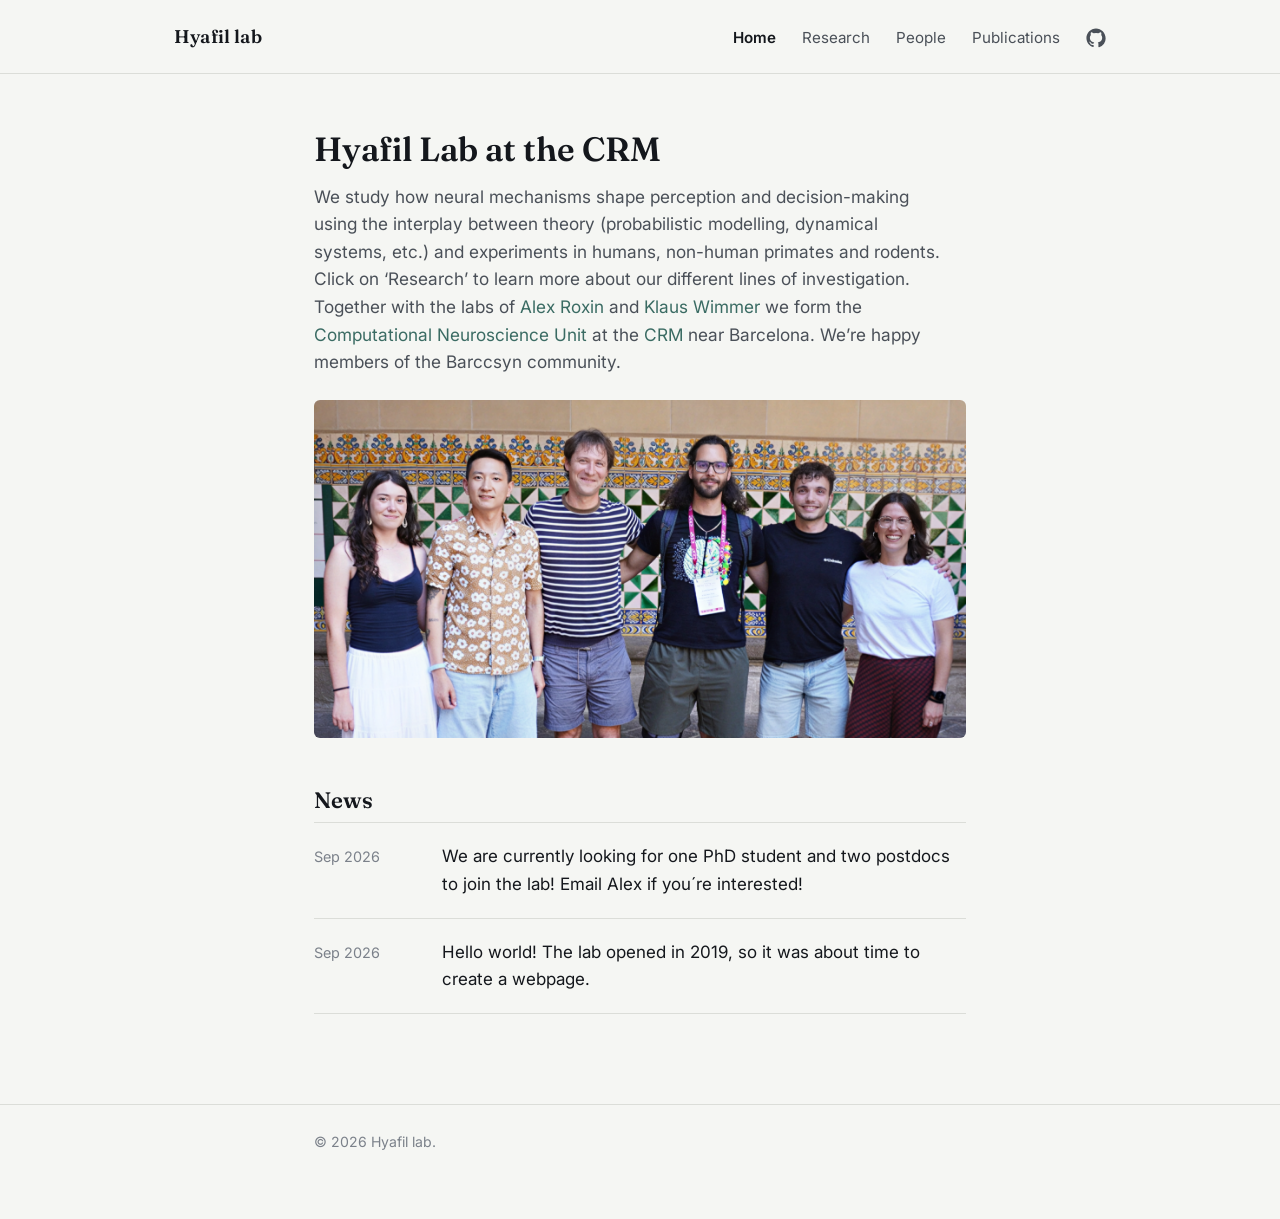
<file: index.html>
<!DOCTYPE html>
<html lang="en">
<head>
<meta charset="UTF-8">
<meta name="viewport" content="width=device-width, initial-scale=1.0">
<title>Hyafil Lab at the CRM</title>
<meta name="description" content="Research on perceptual decision-making, perception, and neural circuit modeling.">
<link rel="preconnect" href="https://fonts.googleapis.com">
<link rel="preconnect" href="https://fonts.gstatic.com" crossorigin>
<link href="https://fonts.googleapis.com/css2?family=Fraunces:opsz,wght@9..144,500;9..144,600&family=Inter:wght@400;500;600&display=swap" rel="stylesheet">
<link rel="stylesheet" href="css/style.css">
</head>
<body>

<header class="site-header">
  <div class="site-header__inner">
    <a class="site-title" href="index.html">Hyafil lab</a>
    <nav class="site-nav" aria-label="Primary">
      <a href="index.html" aria-current="page">Home</a>
      <a href="research.html">Research</a>
      <a href="people.html">People</a>
      <a href="publications.html">Publications</a>
      <a class="site-nav__icon" href="https://github.com/ahyafil" target="_blank" rel="noopener noreferrer" aria-label="GitHub">
        <svg viewBox="0 0 24 24" fill="currentColor"><path d="M12 .5C5.73.5.5 5.73.5 12c0 5.09 3.29 9.4 7.86 10.93.58.1.79-.25.79-.56 0-.27-.01-1.16-.02-2.11-3.2.7-3.88-1.36-3.88-1.36-.52-1.33-1.28-1.68-1.28-1.68-1.04-.72.08-.7.08-.7 1.16.08 1.77 1.19 1.77 1.19 1.03 1.77 2.7 1.26 3.36.96.1-.75.4-1.26.73-1.55-2.56-.29-5.25-1.28-5.25-5.71 0-1.26.45-2.29 1.19-3.1-.12-.29-.52-1.46.11-3.05 0 0 .97-.31 3.18 1.18a11.1 11.1 0 015.8 0c2.2-1.49 3.17-1.18 3.17-1.18.64 1.59.24 2.76.12 3.05.74.81 1.18 1.84 1.18 3.1 0 4.44-2.7 5.42-5.27 5.7.42.36.78 1.07.78 2.15 0 1.55-.01 2.8-.01 3.18 0 .31.21.67.8.56A10.52 10.52 0 0023.5 12C23.5 5.73 18.27.5 12 .5z"/></svg>
      </a>
    </nav>
  </div>
</header>

<main>
  <div class="container">
    <h1>Hyafil Lab at the CRM</h1>
    <p class="lede">We study how neural mechanisms shape perception and decision-making using the interplay between theory (probabilistic modelling, dynamical systems, etc.) and experiments in humans, non-human primates and rodents. Click on ‘Research’ to learn more about our different lines of investigation.
Together with the labs of <a href="https://sites.google.com/site/alexanderroxin">Alex Roxin</a> and <a href="https://sites.google.com/view/wimmerlab">Klaus Wimmer</a>
 we form the <a href="https://www.crm.cat/_neuroscience/">Computational Neuroscience Unit</a> at the <a href=“www.crm.cat”>CRM</a> near Barcelona. We’re happy members of the Barccsyn community.
</p>
     <img src="assets/site/labphoto_Barccsyn2026.png" alt="group picture">
    <h2>News</h2>
    <ul class="news-list">
    <li class="news-item">
      <time datetime="2026-09">Sep 2026</time>
      <p>We are currently looking for one PhD student and two postdocs to join the lab! Email Alex if you´re interested!</p>
    </li>
      <li class="news-item">
        <time datetime="2026-09">Sep 2026</time>
        <p>Hello world! The lab opened in 2019, so it was about time to create a webpage.</p>
      </li>
    </ul>
  </div>
</main>

<footer class="site-footer">
  <div class="container">
    <p>&copy; 2026 Hyafil lab.</p>
  </div>
</footer>

</body>
</html>
</file>
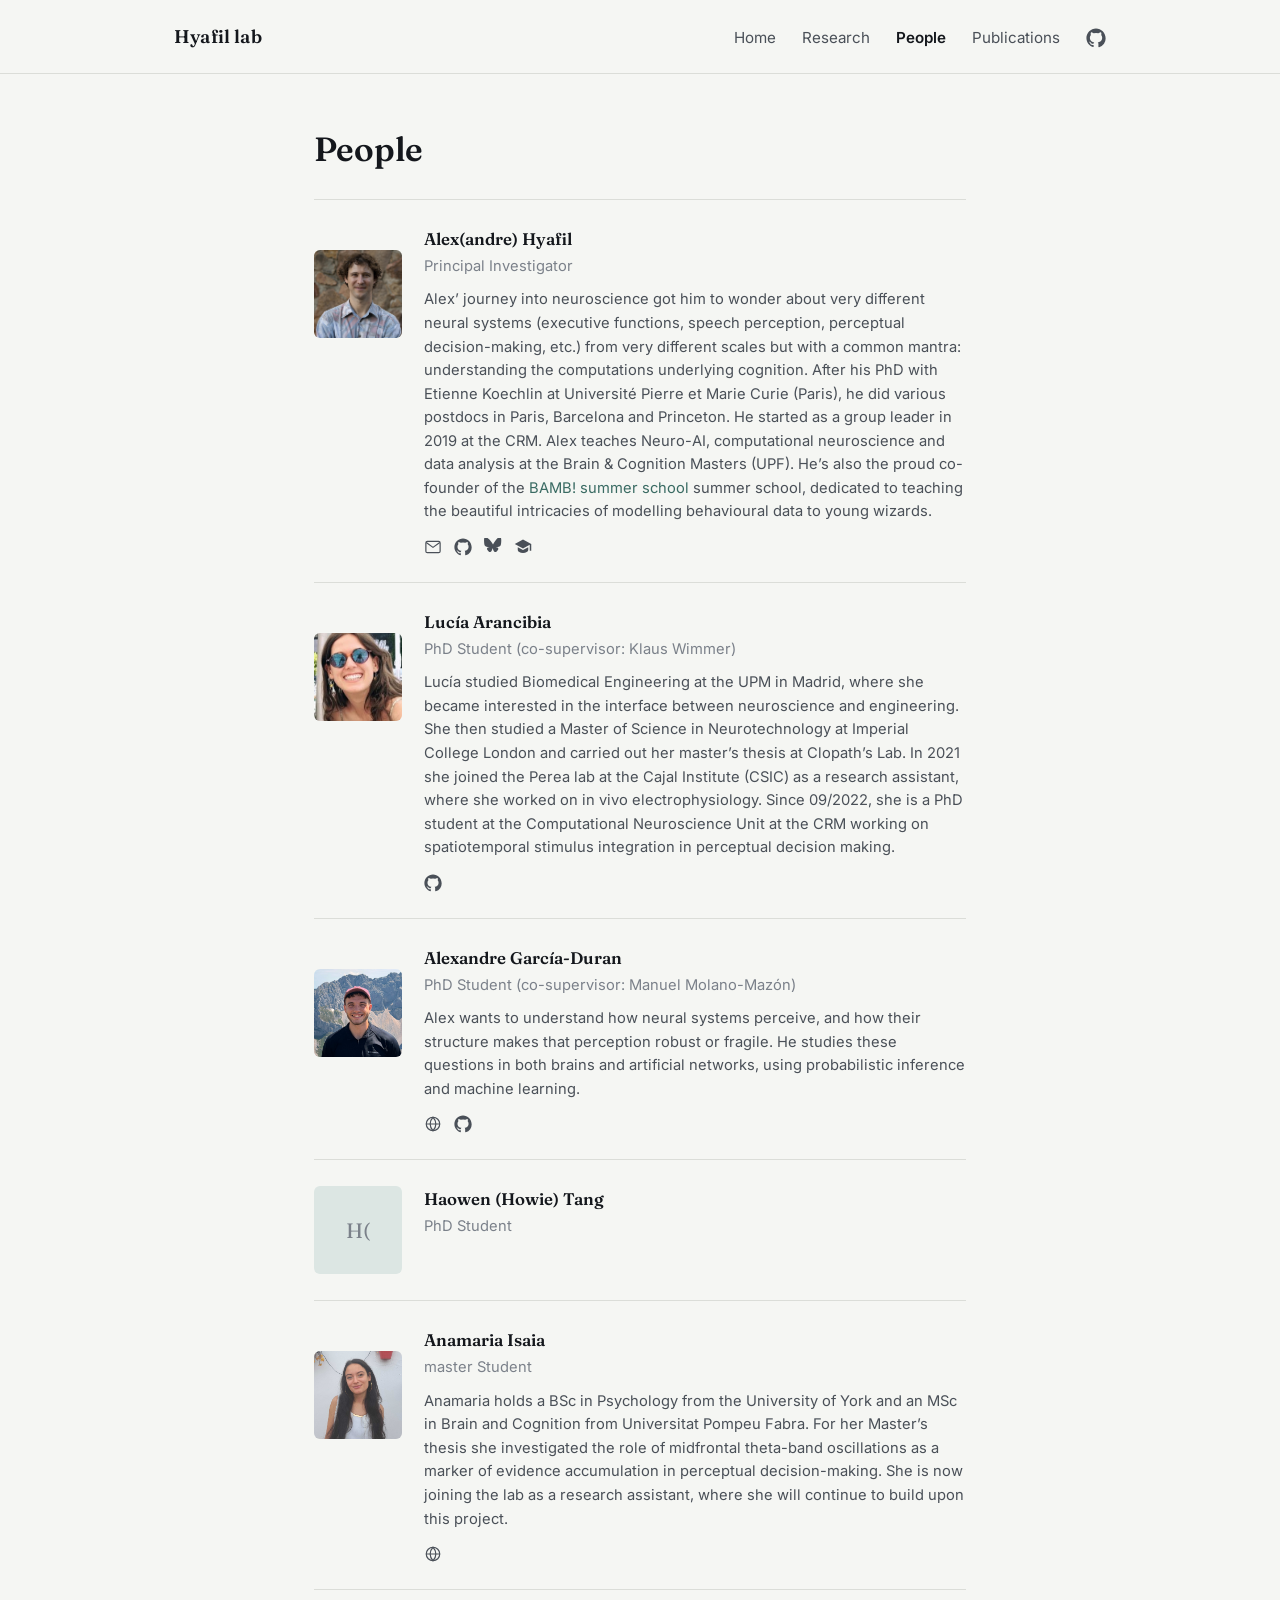
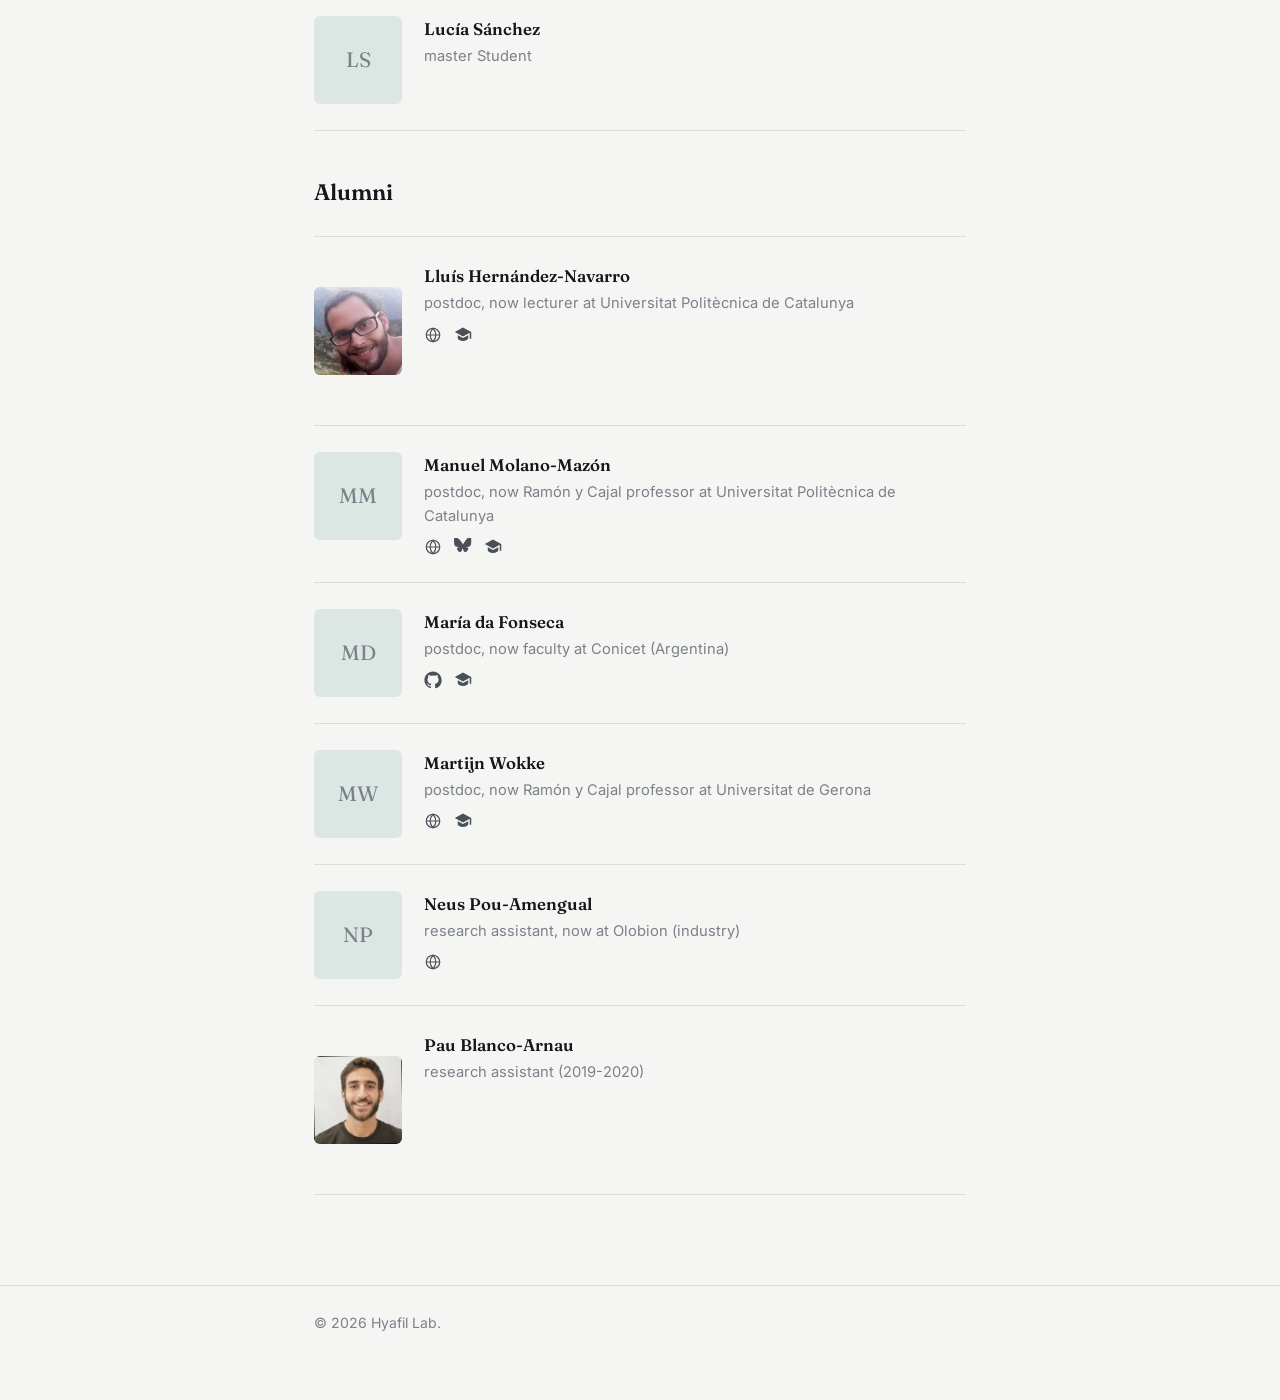
<file: people.html>
<!DOCTYPE html>
<html lang="en">
<head>
<meta charset="UTF-8">
<meta name="viewport" content="width=device-width, initial-scale=1.0">
<title>People — Lab Name</title>
<link rel="preconnect" href="https://fonts.googleapis.com">
<link rel="preconnect" href="https://fonts.gstatic.com" crossorigin>
<link href="https://fonts.googleapis.com/css2?family=Fraunces:opsz,wght@9..144,500;9..144,600&family=Inter:wght@400;500;600&display=swap" rel="stylesheet">
<link rel="stylesheet" href="css/style.css">
</head>
<body>

<header class="site-header">
  <div class="site-header__inner">
    <a class="site-title" href="index.html">Hyafil lab</a>
    <nav class="site-nav" aria-label="Primary">
      <a href="index.html">Home</a>
      <a href="research.html">Research</a>
      <a href="people.html" aria-current="page">People</a>
      <a href="publications.html">Publications</a>
      <a class="site-nav__icon" href="https://github.com/ahyafil" target="_blank" rel="noopener noreferrer" aria-label="GitHub">
        <svg viewBox="0 0 24 24" fill="currentColor"><path d="M12 .5C5.73.5.5 5.73.5 12c0 5.09 3.29 9.4 7.86 10.93.58.1.79-.25.79-.56 0-.27-.01-1.16-.02-2.11-3.2.7-3.88-1.36-3.88-1.36-.52-1.33-1.28-1.68-1.28-1.68-1.04-.72.08-.7.08-.7 1.16.08 1.77 1.19 1.77 1.19 1.03 1.77 2.7 1.26 3.36.96.1-.75.4-1.26.73-1.55-2.56-.29-5.25-1.28-5.25-5.71 0-1.26.45-2.29 1.19-3.1-.12-.29-.52-1.46.11-3.05 0 0 .97-.31 3.18 1.18a11.1 11.1 0 015.8 0c2.2-1.49 3.17-1.18 3.17-1.18.64 1.59.24 2.76.12 3.05.74.81 1.18 1.84 1.18 3.1 0 4.44-2.7 5.42-5.27 5.7.42.36.78 1.07.78 2.15 0 1.55-.01 2.8-.01 3.18 0 .31.21.67.8.56A10.52 10.52 0 0023.5 12C23.5 5.73 18.27.5 12 .5z"/></svg>
      </a>
    </nav>
  </div>
</header>

<main>
  <div class="container">
    <h1>People</h1>

    <div id="people-grid" class="people-grid"></div>

    <h2 id="alumni-heading">Alumni</h2>
    <div id="alumni-grid" class="people-grid"></div>
  </div>
</main>

<footer class="site-footer">
  <div class="container">
    <p>&copy; 2026 Hyafil Lab.</p>
  </div>
</footer>

<script src="js/team-data.js?v=4"></script>
</body>
</html>
</file>
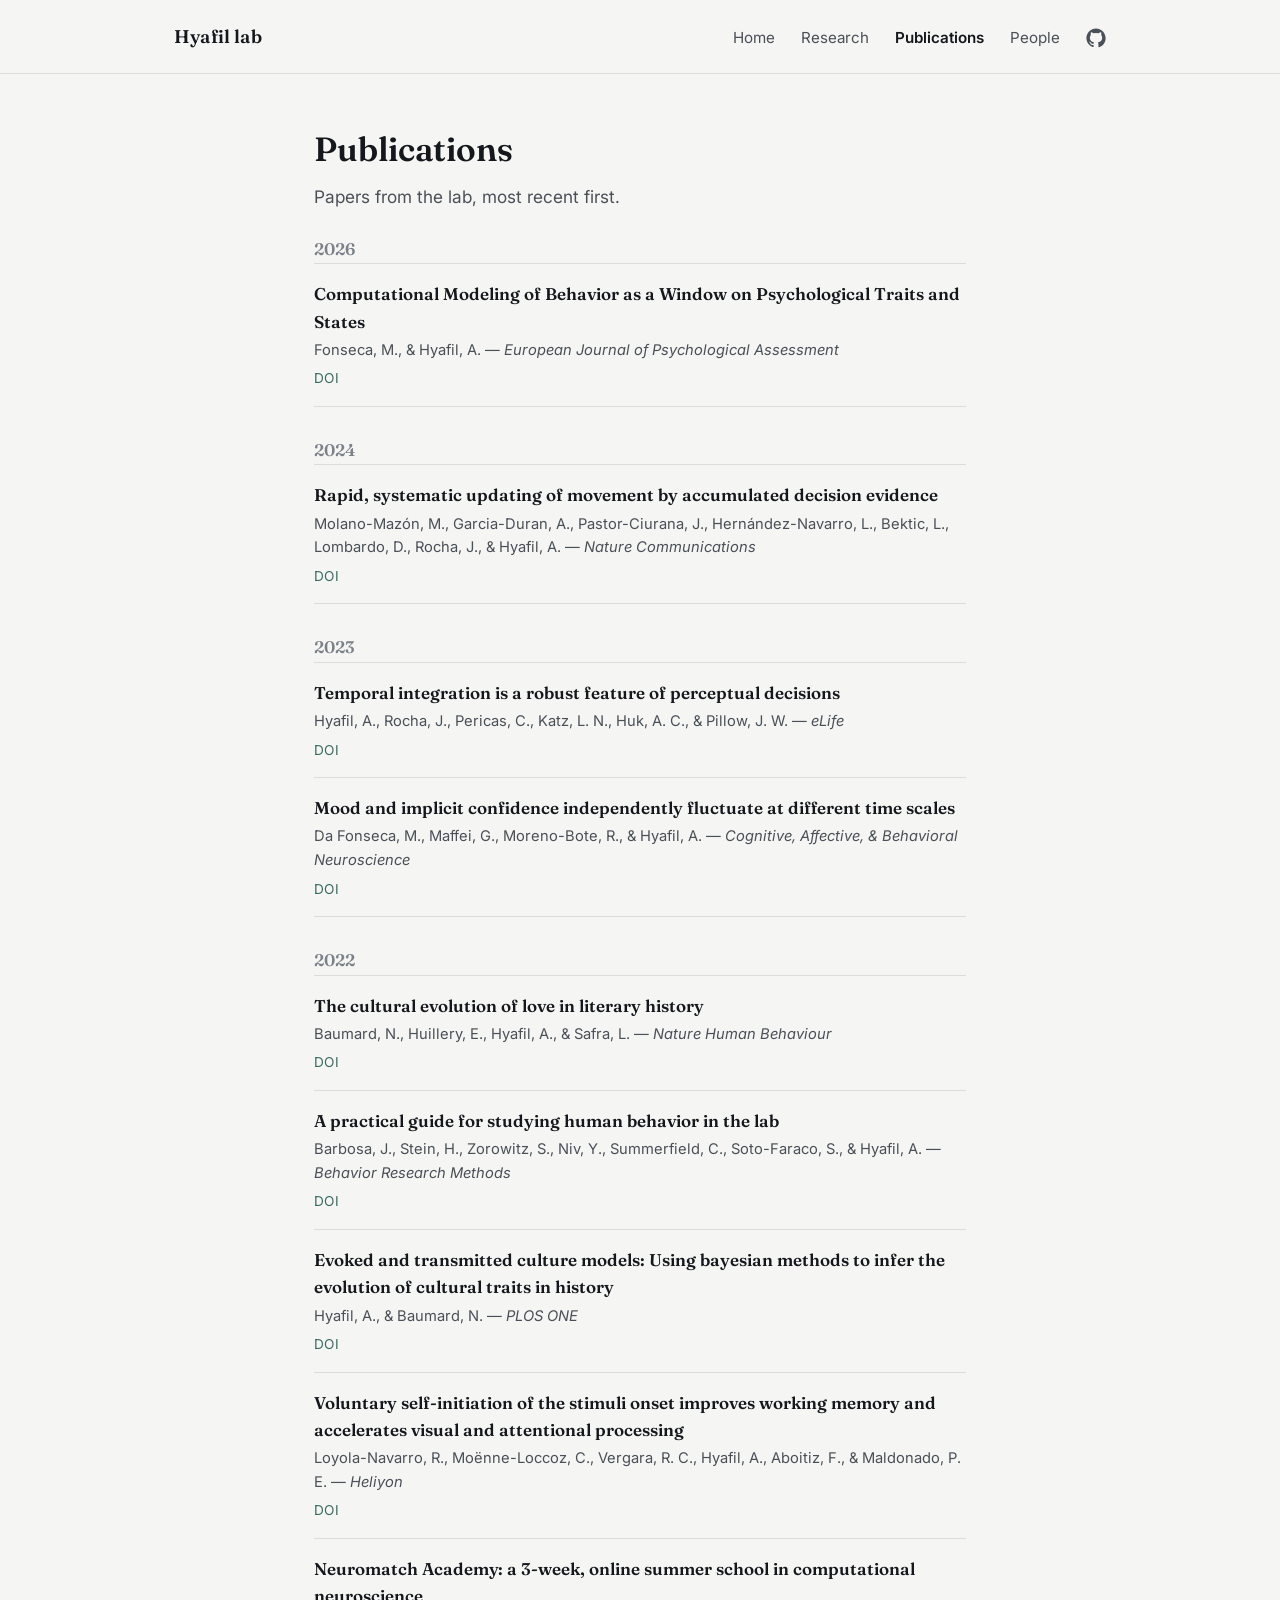
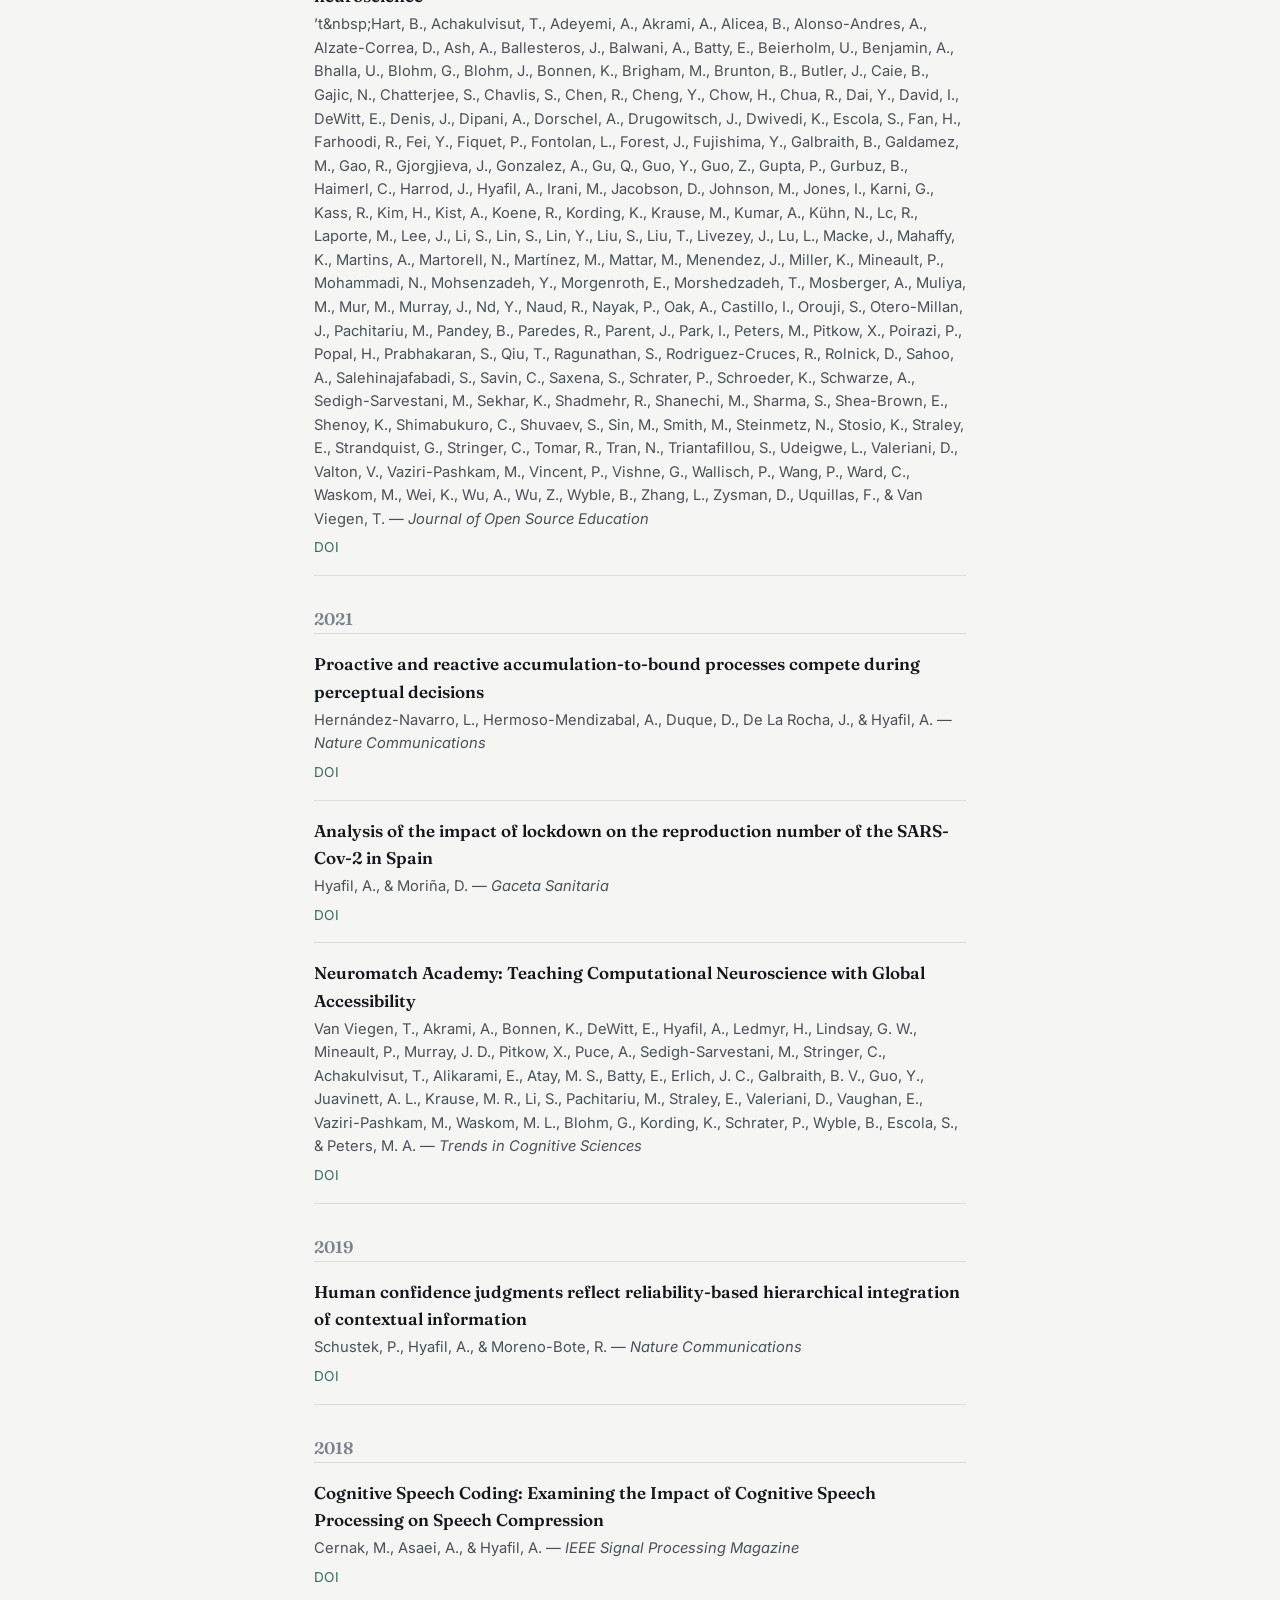
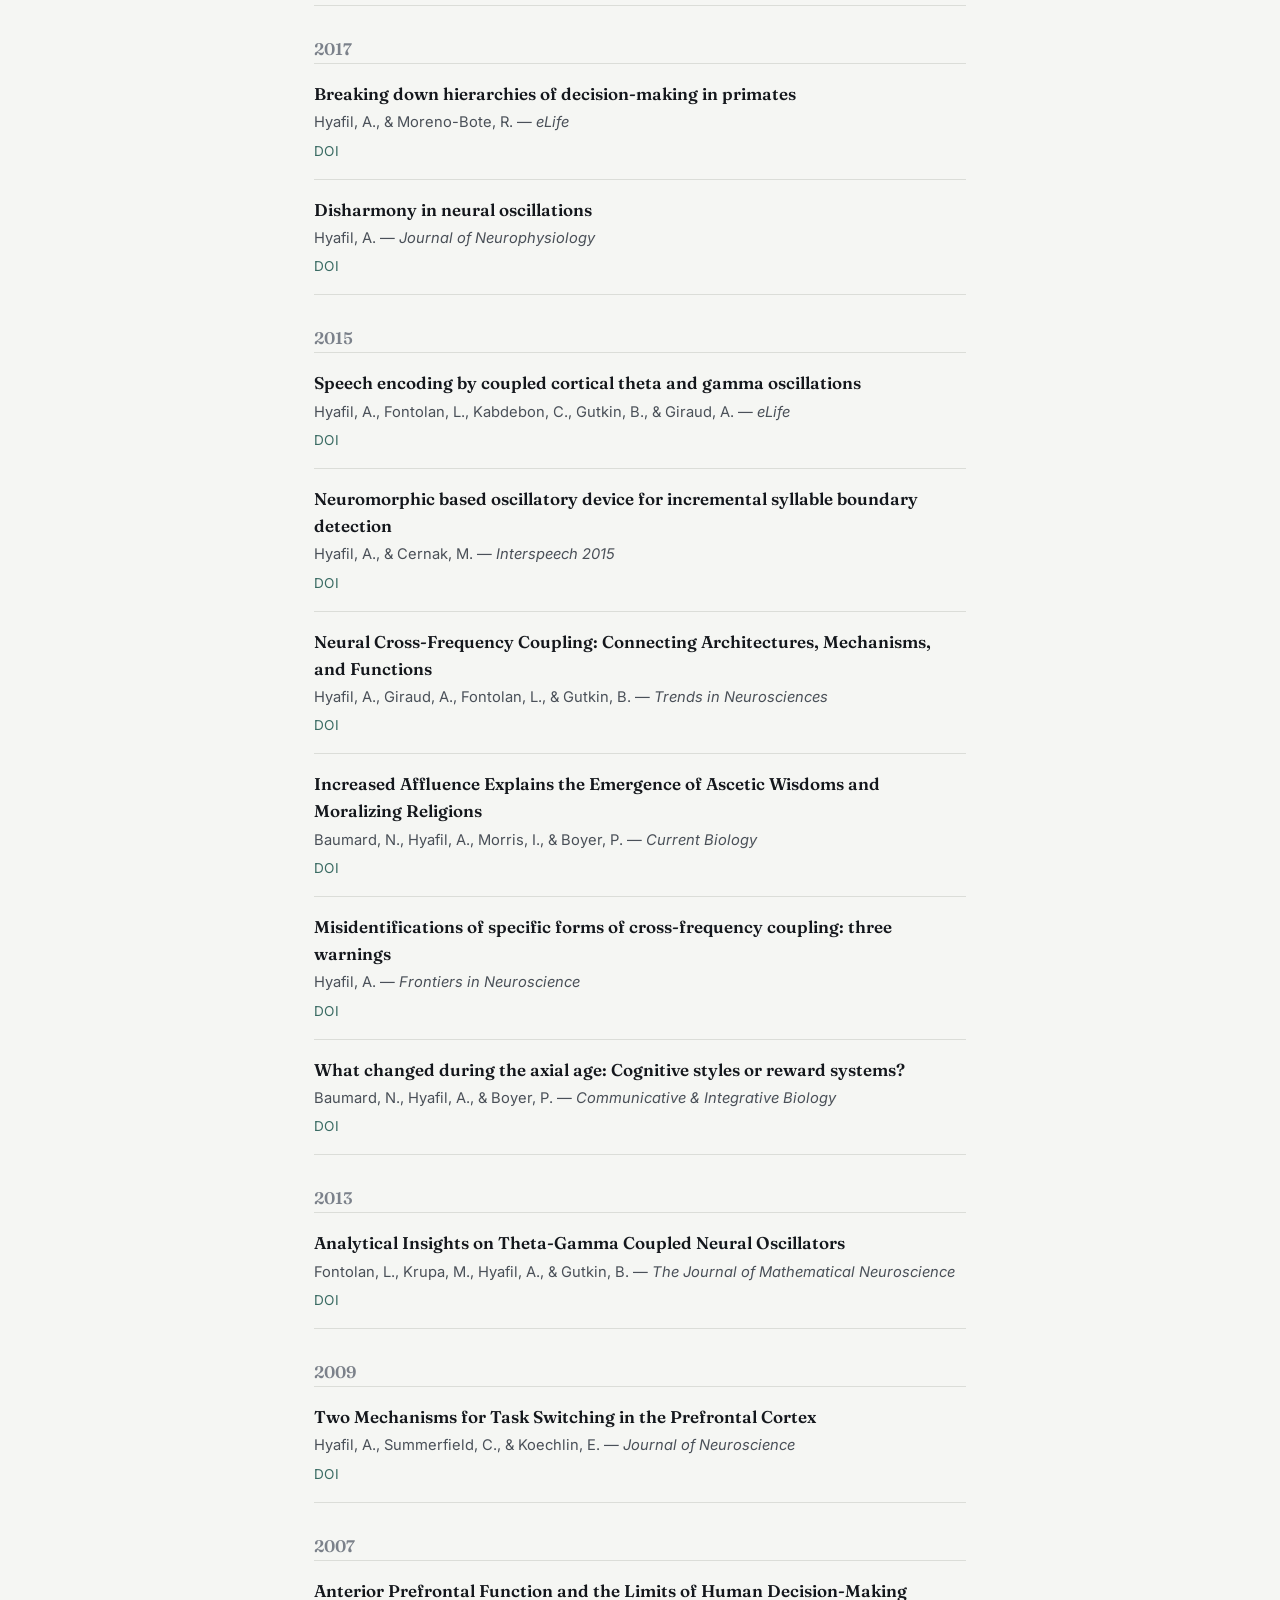
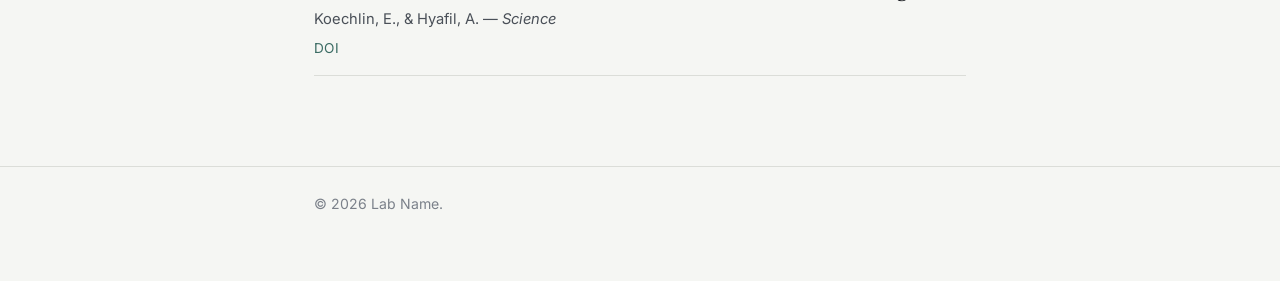
<file: publications.html>
<!DOCTYPE html>
<html lang="en">
<head>
<meta charset="UTF-8">
<meta name="viewport" content="width=device-width, initial-scale=1.0">
<title>Publications — Hyafil lab</title>
<link rel="preconnect" href="https://fonts.googleapis.com">
<link rel="preconnect" href="https://fonts.gstatic.com" crossorigin>
<link href="https://fonts.googleapis.com/css2?family=Fraunces:opsz,wght@9..144,500;9..144,600&family=Inter:wght@400;500;600&display=swap" rel="stylesheet">
<link rel="stylesheet" href="css/style.css?v=2">
</head>
<body>

<header class="site-header">
  <div class="site-header__inner">
    <a class="site-title" href="index.html">Hyafil lab</a>
    <nav class="site-nav" aria-label="Primary">
      <a href="index.html">Home</a>
      <a href="research.html">Research</a>
      <a href="publications.html" aria-current="page">Publications</a>
      <a href="people.html">People</a>
      <a class="site-nav__icon" href="https://github.com/ahyafil" target="_blank" rel="noopener noreferrer" aria-label="GitHub">
        <svg viewBox="0 0 24 24" fill="currentColor"><path d="M12 .5C5.73.5.5 5.73.5 12c0 5.09 3.29 9.4 7.86 10.93.58.1.79-.25.79-.56 0-.27-.01-1.16-.02-2.11-3.2.7-3.88-1.36-3.88-1.36-.52-1.33-1.28-1.68-1.28-1.68-1.04-.72.08-.7.08-.7 1.16.08 1.77 1.19 1.77 1.19 1.03 1.77 2.7 1.26 3.36.96.1-.75.4-1.26.73-1.55-2.56-.29-5.25-1.28-5.25-5.71 0-1.26.45-2.29 1.19-3.1-.12-.29-.52-1.46.11-3.05 0 0 .97-.31 3.18 1.18a11.1 11.1 0 015.8 0c2.2-1.49 3.17-1.18 3.17-1.18.64 1.59.24 2.76.12 3.05.74.81 1.18 1.84 1.18 3.1 0 4.44-2.7 5.42-5.27 5.7.42.36.78 1.07.78 2.15 0 1.55-.01 2.8-.01 3.18 0 .31.21.67.8.56A10.52 10.52 0 0023.5 12C23.5 5.73 18.27.5 12 .5z"/></svg>
      </a>
    </nav>
  </div>
</header>

<main>
  <div class="container">
    <h1>Publications</h1>
    <p class="lede">Papers from the lab, most recent first.</p>

    <div id="publications-list"></div>
  </div>
</main>

<footer class="site-footer">
  <div class="container">
    <p>&copy; 2026 Lab Name.</p>
  </div>
</footer>

<script src="js/publications-data.js?v=1"></script>
</body>
</html>
</file>
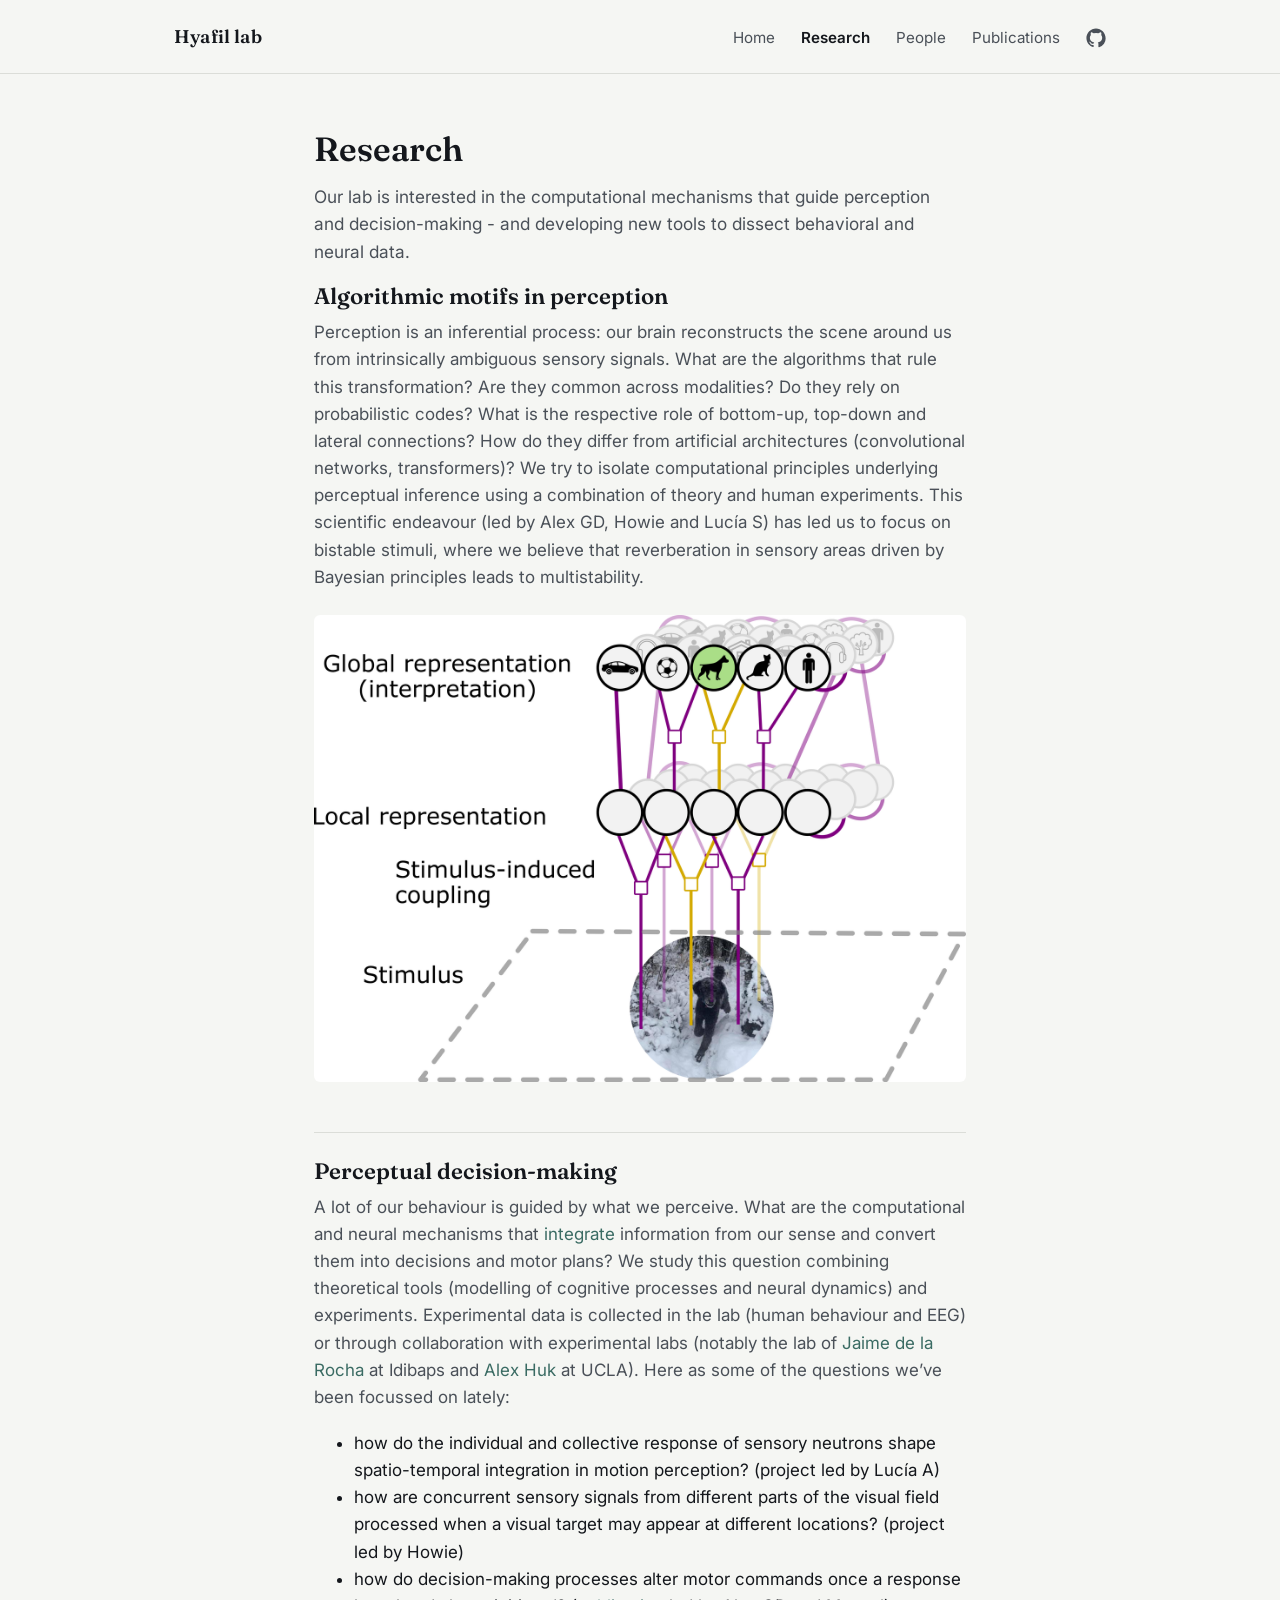
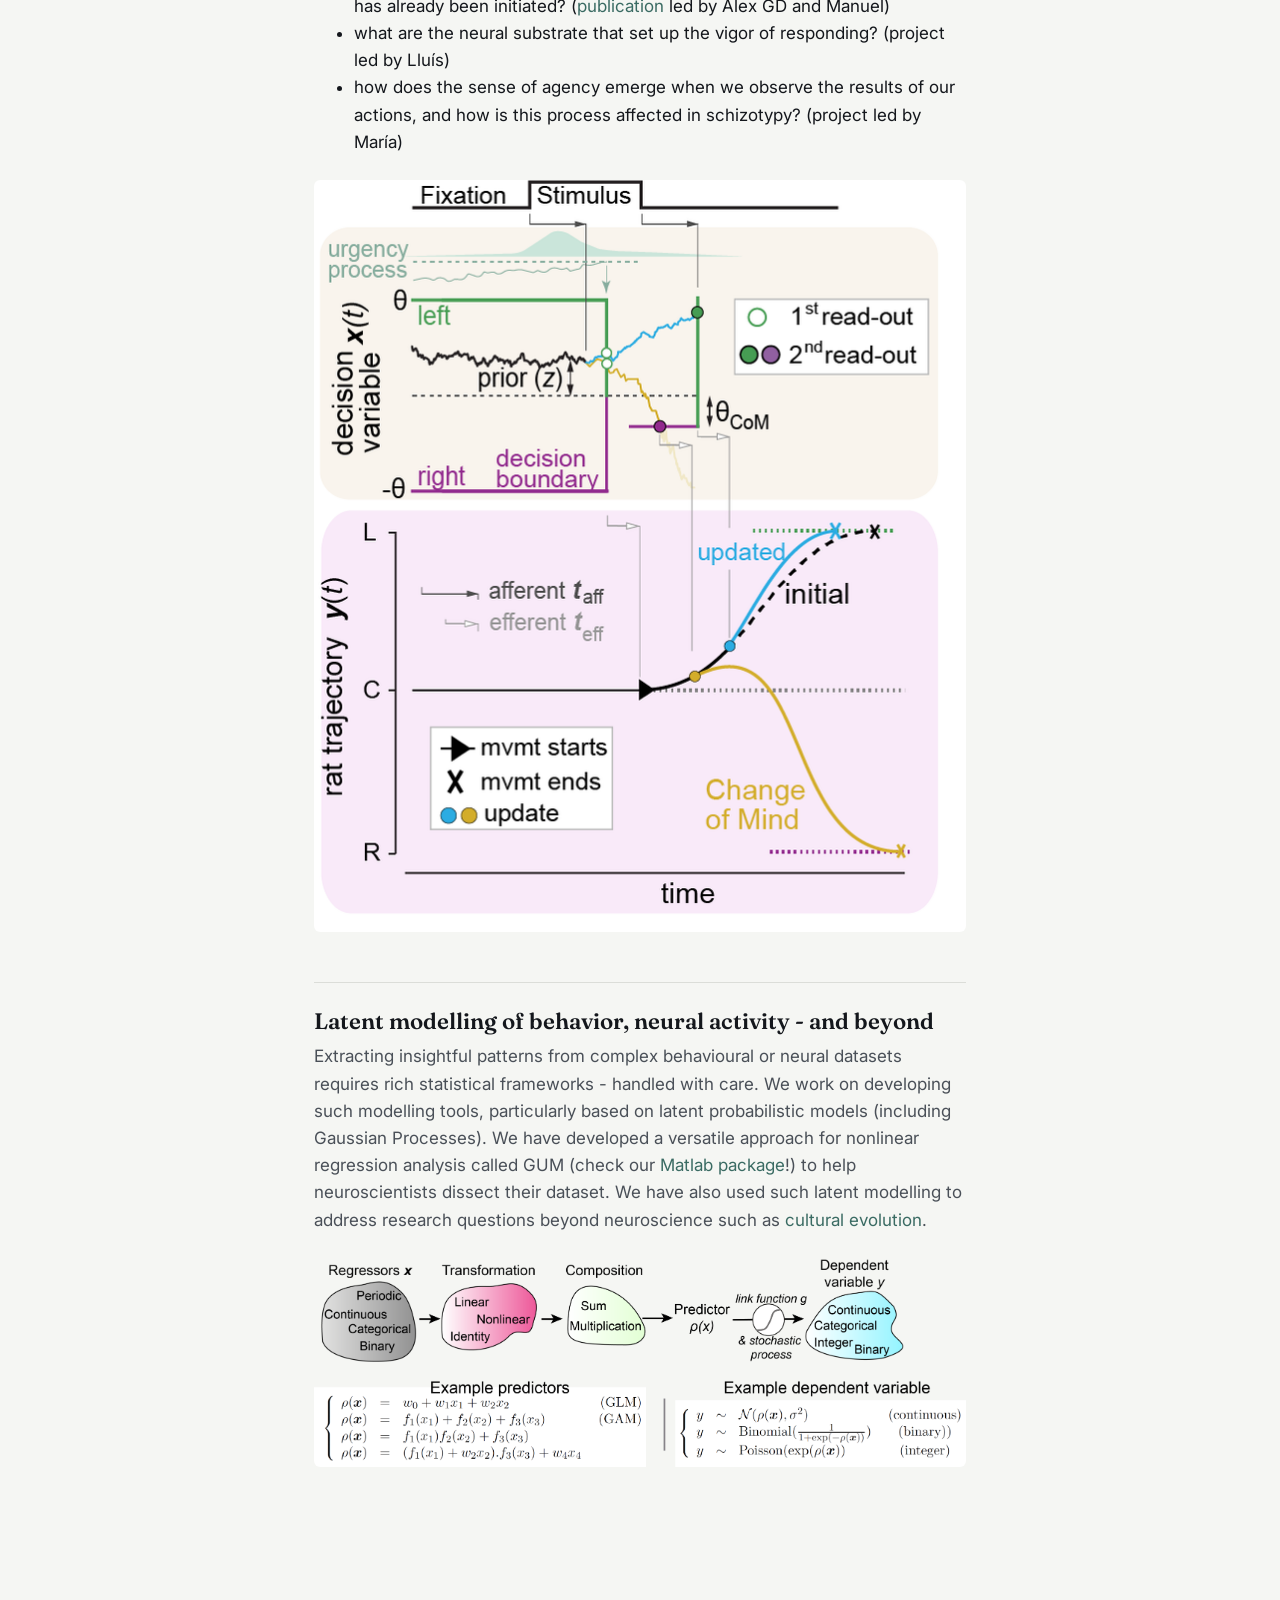
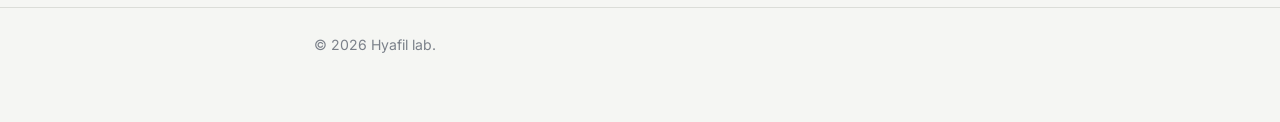
<file: research.html>
<!DOCTYPE html>
<html lang="en">
<head>
<meta charset="UTF-8">
<meta name="viewport" content="width=device-width, initial-scale=1.0">
<title>Research — Hyafil lab</title>
<link rel="preconnect" href="https://fonts.googleapis.com">
<link rel="preconnect" href="https://fonts.gstatic.com" crossorigin>
<link href="https://fonts.googleapis.com/css2?family=Fraunces:opsz,wght@9..144,500;9..144,600&family=Inter:wght@400;500;600&display=swap" rel="stylesheet">
<link rel="stylesheet" href="css/style.css">
</head>
<body>

<header class="site-header">
  <div class="site-header__inner">
    <a class="site-title" href="index.html">Hyafil lab</a>
    <nav class="site-nav" aria-label="Primary">
      <a href="index.html">Home</a>
      <a href="research.html" aria-current="page">Research</a>
      <a href="people.html">People</a>
      <a href="publications.html">Publications</a>
      <a class="site-nav__icon" href="https://github.com/ahyafil" target="_blank" rel="noopener noreferrer" aria-label="GitHub">
        <svg viewBox="0 0 24 24" fill="currentColor"><path d="M12 .5C5.73.5.5 5.73.5 12c0 5.09 3.29 9.4 7.86 10.93.58.1.79-.25.79-.56 0-.27-.01-1.16-.02-2.11-3.2.7-3.88-1.36-3.88-1.36-.52-1.33-1.28-1.68-1.28-1.68-1.04-.72.08-.7.08-.7 1.16.08 1.77 1.19 1.77 1.19 1.03 1.77 2.7 1.26 3.36.96.1-.75.4-1.26.73-1.55-2.56-.29-5.25-1.28-5.25-5.71 0-1.26.45-2.29 1.19-3.1-.12-.29-.52-1.46.11-3.05 0 0 .97-.31 3.18 1.18a11.1 11.1 0 015.8 0c2.2-1.49 3.17-1.18 3.17-1.18.64 1.59.24 2.76.12 3.05.74.81 1.18 1.84 1.18 3.1 0 4.44-2.7 5.42-5.27 5.7.42.36.78 1.07.78 2.15 0 1.55-.01 2.8-.01 3.18 0 .31.21.67.8.56A10.52 10.52 0 0023.5 12C23.5 5.73 18.27.5 12 .5z"/></svg>
      </a>
    </nav>
  </div>
</header>

<main>
  <div class="container">
    <h1>Research</h1>
    <p class="lede">Our lab is interested in the computational mechanisms that guide perception and decision-making - and developing new tools to dissect behavioral and neural data.</p>

    <div class="research-block">
      <h2>Algorithmic motifs in perception</h2>
      <p>Perception is an inferential process: our brain reconstructs the scene around us from intrinsically ambiguous sensory signals. What are the algorithms that rule this transformation? Are they common across modalities? Do they rely on probabilistic codes? What is the respective role of bottom-up, top-down and lateral connections? How do they differ from artificial architectures (convolutional networks, transformers)? We try to isolate computational principles underlying perceptual inference using a combination of theory and human experiments. This scientific endeavour (led by Alex GD, Howie and Lucía S) has led us to focus on bistable stimuli, where we believe that reverberation in sensory areas driven by Bayesian principles leads to multistability. </p>
     <img src="assets/research/bistable.png" alt="model of bistable perception">
    </div>

    <div class="research-block">
      <h2>Perceptual decision-making</h2>
      <p>A lot of our behaviour is guided by what we perceive. What are the computational and neural mechanisms that <a href="https://elifesciences.org/articles/84045">integrate</a> information from our sense and convert them into decisions and motor plans? We study this question combining theoretical tools (modelling of cognitive processes and neural dynamics) and experiments. Experimental data is collected in the lab (human behaviour and EEG) or through collaboration with experimental labs (notably the lab of <a href="https://braincircuitsbehavior.org/">Jaime de la Rocha</a> at Idibaps and <a href="https://stemcell.ucla.edu/member-directory/alex-huk-phd">Alex Huk </a>at UCLA). Here as some of the questions we’ve been focussed on lately:
      <ul>
<li> how do the individual and collective response of sensory neutrons shape spatio-temporal integration in motion perception? (project led by Lucía A)</li>
<li> how are concurrent sensory signals from different parts of the visual field processed when a visual target may appear at different locations? (project led by Howie)</li>
<li> how do decision-making processes alter motor commands once a response has already been initiated? (<a href="https://www.nature.com/articles/s41467-024-53586-7">publication</a> led by Alex GD and Manuel)</li>
<li> what are the neural substrate that set up the vigor of responding? (project led by Lluís)</li>
<li> how does the sense of agency emerge when we observe the results of our actions, and how is this process affected in schizotypy? (project led by María)</li>
</ul>
</p>
       <img src="assets/research/com.png" alt="model of changes of mind">      
    </div>

    <div class="research-block">
      <h2>Latent modelling of behavior, neural activity - and beyond</h2>
      <p>Extracting insightful patterns from complex behavioural or neural datasets requires rich statistical frameworks - handled with care. We work on developing such modelling tools, particularly based on latent probabilistic models (including Gaussian Processes). We have developed a versatile approach for nonlinear regression analysis called GUM (check our <a href="https://github.com/ahyafil/gum">Matlab package</a>!) to help neuroscientists dissect their dataset. We have also used such latent modelling to address research questions beyond neuroscience such as <a href="https://www.nature.com/articles/s41562-022-01292-z">cultural evolution</a>.</p>
          <img src="assets/research/gum.png" alt="generalized unrestricted model (gum)">      
    </div>
  </div>
</main>

<footer class="site-footer">
  <div class="container">
    <p>&copy; 2026 Hyafil lab.</p>
  </div>
</footer>

</body>
</html>
</file>
<file: css/style.css>
/* ============================================================
   Lab site — base styles
   Edit the tokens in :root to retheme the whole site.
   ============================================================ */

:root {
  --paper: #F5F6F3;
  --paper-raised: #FFFFFF;
  --ink: #14171C;
  --ink-soft: #4A5058;
  --ink-faint: #7B818A;
  --accent: #3A6B63;
  --accent-soft: #DCE6E3;
  --line: #DBDDD8;

  --font-serif: "Fraunces", Georgia, "Times New Roman", serif;
  --font-sans: "Inter", -apple-system, BlinkMacSystemFont, "Segoe UI", sans-serif;

  --content-width: 700px;
  --wide-width: 980px;
}

* { box-sizing: border-box; }

html { scroll-behavior: smooth; }

body {
  margin: 0;
  background: var(--paper);
  color: var(--ink);
  font-family: var(--font-sans);
  font-size: 17px;
  line-height: 1.6;
  -webkit-font-smoothing: antialiased;
}

a {
  color: var(--accent);
  text-decoration: none;
}
a:hover { text-decoration: underline; }
a:focus-visible,
button:focus-visible {
  outline: 2px solid var(--accent);
  outline-offset: 3px;
}

h1, h2, h3 {
  font-family: var(--font-serif);
  font-weight: 600;
  line-height: 1.15;
  color: var(--ink);
  margin: 0 0 0.4em 0;
}

h1 { font-size: 2.1rem; }
h2 { font-size: 1.4rem; margin-top: 2.2em; }

p { margin: 0 0 1.1em 0; }

/* Keep any inline image from ever exceeding its container's width,
   on any screen size. Add this once, applies everywhere. */
img {
  max-width: 100%;
  height: auto;
  display: block;
  border-radius: 6px;
  margin: 24px 0;
}

/* Optional: wrap an <img> in <figure> to add a small caption below it.
   <figure>
     <img src="assets/research/fig1.png" alt="...">
     <figcaption>A short caption describing the figure.</figcaption>
   </figure> */
figure {
  margin: 24px 0;
}
figure img {
  margin: 0 0 8px 0;
}
figcaption {
  color: var(--ink-faint);
  font-size: 0.85rem;
}

.container {
  max-width: var(--content-width);
  margin: 0 auto;
  padding: 0 24px;
}
.container--wide {
  max-width: var(--wide-width);
}

/* ---------- Header ---------- */

.site-header {
  border-bottom: 1px solid var(--line);
  background: var(--paper);
}

.site-header__inner {
  max-width: var(--wide-width);
  margin: 0 auto;
  padding: 22px 24px;
  display: flex;
  align-items: baseline;
  justify-content: space-between;
  gap: 20px;
  flex-wrap: wrap;
}

.site-title {
  font-family: var(--font-serif);
  font-size: 1.15rem;
  font-weight: 600;
  color: var(--ink);
  text-decoration: none;
  letter-spacing: 0.01em;
}
.site-title:hover { text-decoration: none; color: var(--accent); }

.site-nav {
  display: flex;
  align-items: center;
  gap: 26px;
}

.site-nav a {
  color: var(--ink-soft);
  font-size: 0.95rem;
}
.site-nav a:hover { color: var(--accent); }
.site-nav a[aria-current="page"] { color: var(--ink); font-weight: 600; }

.site-nav__icon {
  display: inline-flex;
  align-items: center;
  color: var(--ink-soft);
}
.site-nav__icon:hover { color: var(--accent); }
.site-nav__icon svg { width: 20px; height: 20px; display: block; }

/* ---------- Page shell ---------- */

main { padding: 56px 0 90px 0; }

.eyebrow {
  color: var(--ink-faint);
  font-size: 0.92rem;
  margin: 0 0 10px 0;
}

.lede {
  font-size: 1.08rem;
  color: var(--ink-soft);
  max-width: 58ch;
}

/* ---------- News list (home page) ---------- */

.news-list {
  list-style: none;
  margin: 0;
  padding: 0;
}

.news-item {
  display: grid;
  grid-template-columns: 108px 1fr;
  gap: 20px;
  padding: 20px 0;
  border-top: 1px solid var(--line);
}
.news-item:last-child { border-bottom: 1px solid var(--line); }

.news-item time {
  color: var(--ink-faint);
  font-size: 0.9rem;
  padding-top: 2px;
}

.news-item p { margin: 0; }

@media (max-width: 520px) {
  .news-item { grid-template-columns: 1fr; gap: 4px; }
}

/* ---------- Research page ---------- */

.research-block {
  padding: 26px 0;
  border-top: 1px solid var(--line);
}
.research-block:first-of-type { border-top: none; padding-top: 0; }

.research-block h2 { margin-top: 0; }

.research-block p { color: var(--ink-soft); }

/* ---------- People / Team page ---------- */

.people-grid {
  display: flex;
  flex-direction: column;
  margin-top: 30px;
}

.person-card {
  display: flex;
  gap: 22px;
  padding: 26px 0;
  border-top: 1px solid var(--line);
}
.people-grid .person-card:last-child { border-bottom: 1px solid var(--line); }

.person-photo {
  flex: 0 0 auto;
  width: 88px;
  height: 88px;
  border-radius: 6px;
  background: var(--accent-soft);
  object-fit: cover;
  color: var(--ink-faint);
  display: flex;
  align-items: center;
  justify-content: center;
  font-family: var(--font-serif);
  font-size: 1.3rem;
}

.person-details {
  flex: 1 1 auto;
  min-width: 0;
}

.person-name {
  font-family: var(--font-serif);
  font-weight: 600;
  font-size: 1.05rem;
  margin: 0 0 2px 0;
}

.person-role {
  color: var(--ink-faint);
  font-size: 0.92rem;
  margin: 0 0 10px 0;
}

.person-bio {
  color: var(--ink-soft);
  font-size: 0.92rem;
  margin: 0 0 14px 0;
}

.person-links {
  display: flex;
  gap: 12px;
  margin-top: auto;
}

.person-links a {
  color: var(--ink-soft);
  display: inline-flex;
  align-items: center;
}
.person-links a:hover { color: var(--accent); }
.person-links svg { width: 18px; height: 18px; display: block; }

/* ---------- Publications page ---------- */

.pub-year-block {
  margin-top: 34px;
}
.pub-year-block:first-child {
  margin-top: 30px;
}

.pub-year-block h2 {
  margin-top: 0;
  margin-bottom: 4px;
  color: var(--ink-faint);
  font-size: 1.05rem;
}

.pub-list {
  list-style: none;
  margin: 0;
  padding: 0;
}

.pub-item {
  padding: 16px 0;
  border-top: 1px solid var(--line);
}
.pub-list .pub-item:last-child { border-bottom: 1px solid var(--line); }

.pub-title {
  font-family: var(--font-serif);
  font-weight: 600;
  margin: 0 0 4px 0;
}

.pub-meta {
  color: var(--ink-soft);
  font-size: 0.92rem;
  margin: 0;
}

.pub-links {
  margin: 6px 0 0 0;
  font-size: 0.85rem;
}
.pub-links a {
  letter-spacing: 0.02em;
}

/* ---------- Footer ---------- */

.site-footer {
  border-top: 1px solid var(--line);
  padding: 26px 0 50px 0;
  color: var(--ink-faint);
  font-size: 0.88rem;
}
</file>
